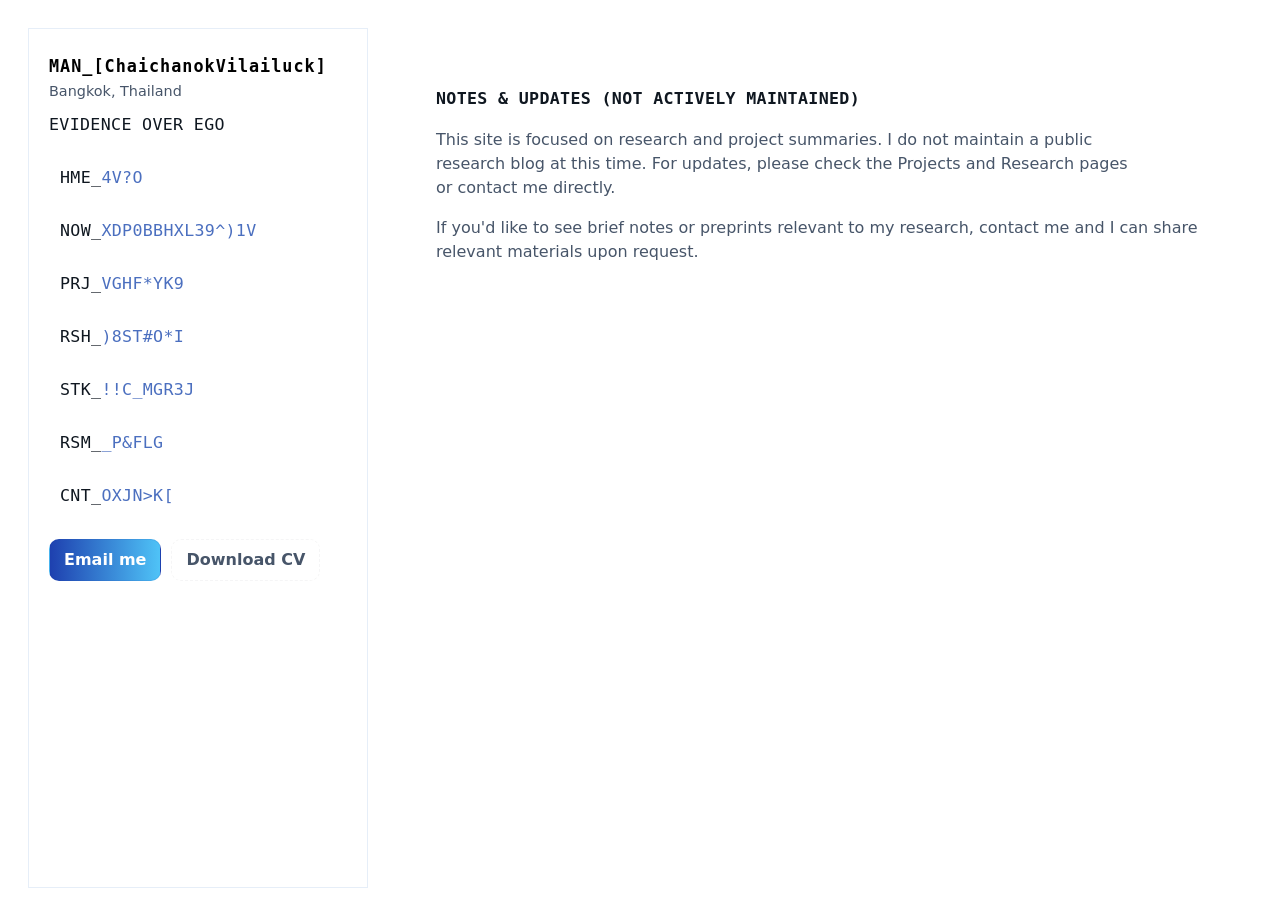
<file: blog.html>
<!DOCTYPE html>
<html lang="en">
  <head>
    <meta charset="utf-8" />
    <meta name="viewport" content="width=device-width, initial-scale=1" />
    <title>BLG_[blog] — MAN_[ChaichanokVilailuck]</title>
  <link rel="stylesheet" crossorigin href="/assets/index-DscjKKw6.css">
    <link rel="stylesheet" href="/assets/custom-theme.css">
    <script type="module" src="/assets/decrypted-text.js" defer></script>
    <script src="/assets/nav.js" defer></script>
  </head>
  <body>
    <aside class="sidebar" aria-label="Primary">
      <div class="brand">
        <h1 class="brand-mark"><span class="brand-prefix">MAN_[ChaichanokVilailuck]</span></h1>
        <p class="brand-role">Bangkok, Thailand</p>
        <div class="brand-tagline">
          <decrypted-text text="evidence over ego" animate-on="view" reveal-direction="center" speed="45" max-iterations="24"></decrypted-text>
        </div>
      </div>
      <nav class="nav" role="navigation" aria-label="Site">
        <a href="index.html" class="nav-link"> <decrypted-text text="HME_[[Home]]" animate-on="hover"></decrypted-text></a>
        <a href="now.html" class="nav-link"> <decrypted-text text="NOW_[[WhatsHappening?]]" animate-on="hover"></decrypted-text></a>
        <a href="projects.html" class="nav-link"> <decrypted-text text="PRJ_[[Projects]]" animate-on="hover"></decrypted-text></a>
        <a href="research.html" class="nav-link"> <decrypted-text text="RSH_[[Research]]" animate-on="hover"></decrypted-text></a>
        <a href="stack.html" class="nav-link"> <decrypted-text text="STK_[[TechStack]]" animate-on="hover"></decrypted-text></a>
        <a href="resume.html" class="nav-link"> <decrypted-text text="RSM_[[Resume]]" animate-on="hover"></decrypted-text></a>
        <a href="contact.html" class="nav-link"> <decrypted-text text="CNT_[[Contact]]" animate-on="hover"></decrypted-text></a>
      </nav>
      <div class="sidebar-actions">
        <a class="btn primary" href="mailto:manchailuck@gmail.com">Email me</a>
        <a class="btn ghost" href="/Chaichanok%20Vilailuck%20PhD%20Application%20CV.pdf" download="Chaichanok-Vilailuck-PhD-CV.pdf">Download CV</a>
      </div>
    </aside>

    <main class="main-content" role="main">
      <section class="section">
        <h2 class="section-heading"><decrypted-text text="Notes & updates (not actively maintained)" animate-on="view"></decrypted-text></h2>
        <p class="lede">This site is focused on research and project summaries. I do not maintain a public research blog at this time. For updates, please check the Projects and Research pages or contact me directly.</p>
        <p>If you'd like to see brief notes or preprints relevant to my research, contact me and I can share relevant materials upon request.</p>
        
  </section>
    </main>
    <script>
      (function(){
        const path = location.pathname.split('/').pop() || 'blog.html';
        document.querySelectorAll('.nav-link').forEach(a=>{ if (a.getAttribute('href') === path) a.classList.add('active'); });
      })();
    </script>
  </body>
</html>
</file>
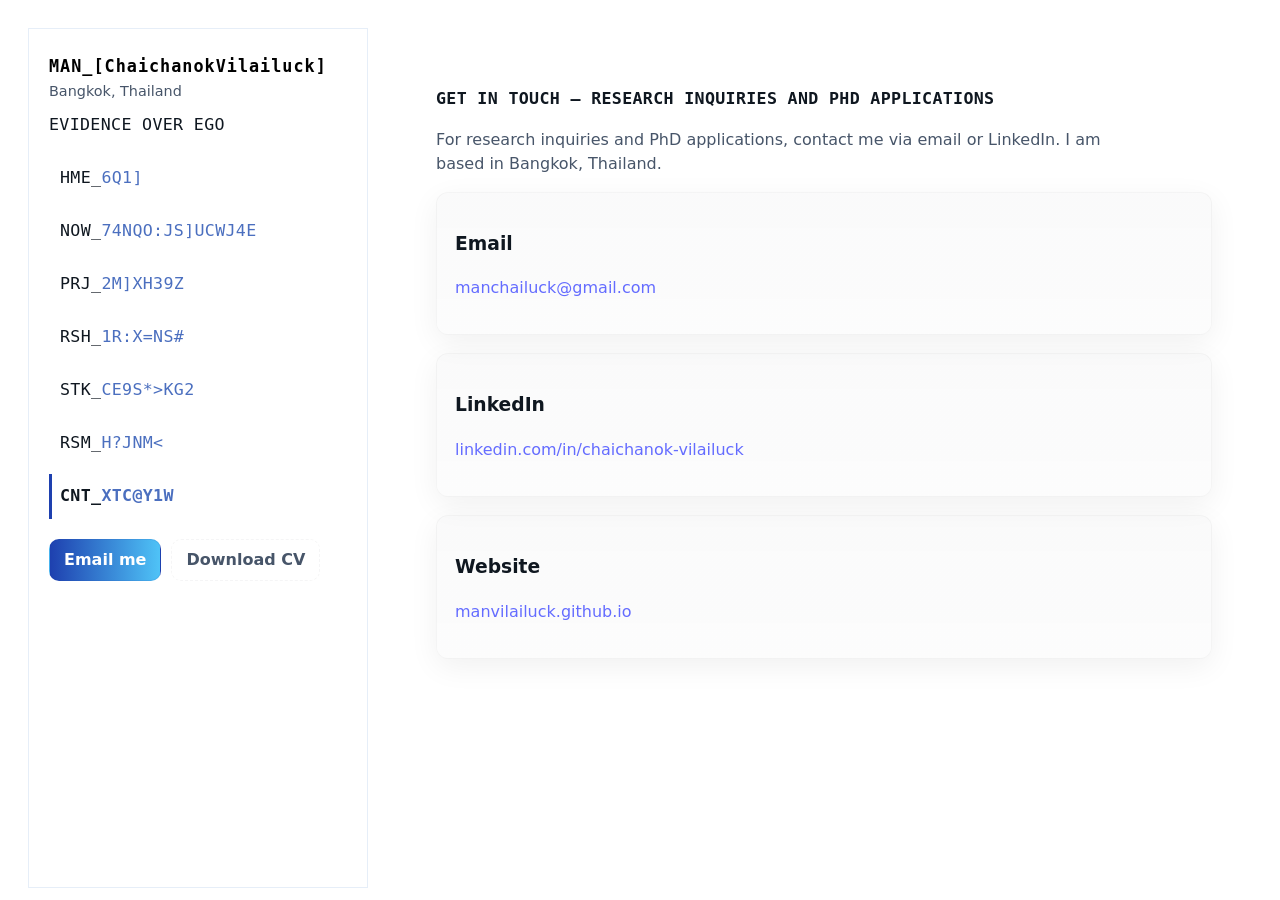
<file: contact.html>
<!DOCTYPE html>
<html lang="en">
  <head>
    <meta charset="utf-8" />
    <meta name="viewport" content="width=device-width, initial-scale=1" />
    <title>CNT_[contact] — MAN_[ChaichanokVilailuck]</title>
  <link rel="stylesheet" crossorigin href="/assets/index-DscjKKw6.css">
    <link rel="stylesheet" href="/assets/custom-theme.css">
    <script type="module" src="/assets/decrypted-text.js" defer></script>
    <script src="/assets/nav.js" defer></script>
  </head>
  <body>
    <aside class="sidebar" aria-label="Primary">
      <div class="brand">
        <h1 class="brand-mark"><span class="brand-prefix">MAN_[ChaichanokVilailuck]</span></h1>
        <p class="brand-role">Bangkok, Thailand</p>
        <div class="brand-tagline">
          <decrypted-text text="evidence over ego" animate-on="view" reveal-direction="center" speed="45" max-iterations="24"></decrypted-text>
        </div>
      </div>
      <nav class="nav" role="navigation" aria-label="Site">
        <a href="index.html" class="nav-link"> <decrypted-text text="HME_[[Home]]" animate-on="hover"></decrypted-text></a>
        <a href="now.html" class="nav-link"> <decrypted-text text="NOW_[[WhatsHappening?]]" animate-on="hover"></decrypted-text></a>
        <a href="projects.html" class="nav-link"> <decrypted-text text="PRJ_[[Projects]]" animate-on="hover"></decrypted-text></a>
        <a href="research.html" class="nav-link"> <decrypted-text text="RSH_[[Research]]" animate-on="hover"></decrypted-text></a>
        <a href="stack.html" class="nav-link"> <decrypted-text text="STK_[[TechStack]]" animate-on="hover"></decrypted-text></a>
        <a href="resume.html" class="nav-link"> <decrypted-text text="RSM_[[Resume]]" animate-on="hover"></decrypted-text></a>
        <a href="contact.html" class="nav-link"> <decrypted-text text="CNT_[[Contact]]" animate-on="hover"></decrypted-text></a>
      </nav>
      <div class="sidebar-actions">
        <a class="btn primary" href="mailto:manchailuck@gmail.com">Email me</a>
        <a class="btn ghost" href="/Chaichanok%20Vilailuck%20PhD%20Application%20CV.pdf" download="Chaichanok-Vilailuck-PhD-CV.pdf">Download CV</a>
      </div>
    </aside>

    <main class="main-content" role="main">
      <section class="section">
        <h2 class="section-heading"><decrypted-text text="Get in touch — research inquiries and PhD applications" animate-on="view"></decrypted-text></h2>
        <p class="lede">For research inquiries and PhD applications, contact me via email or LinkedIn. I am based in Bangkok, Thailand.</p>
        <div class="contact-cards">
          <div class="card">
            <h3>Email</h3>
            <p><a href="mailto:manchailuck@gmail.com">manchailuck@gmail.com</a></p>
          </div>
          <div class="card">
            <h3>LinkedIn</h3>
            <p><a href="https://linkedin.com/in/chaichanok-vilailuck">linkedin.com/in/chaichanok-vilailuck</a></p>
          </div>
          <div class="card">
            <h3>Website</h3>
            <p><a href="https://manvilailuck.github.io/">manvilailuck.github.io</a></p>
          </div>
        </div>
  </section>
    <script>
      (function(){
        const path = location.pathname.split('/').pop() || 'contact.html';
        document.querySelectorAll('.nav-link').forEach(a=>{ if (a.getAttribute('href') === path) a.classList.add('active'); });
      })();
    </script>
    </main>
  </body>
</html>
</file>
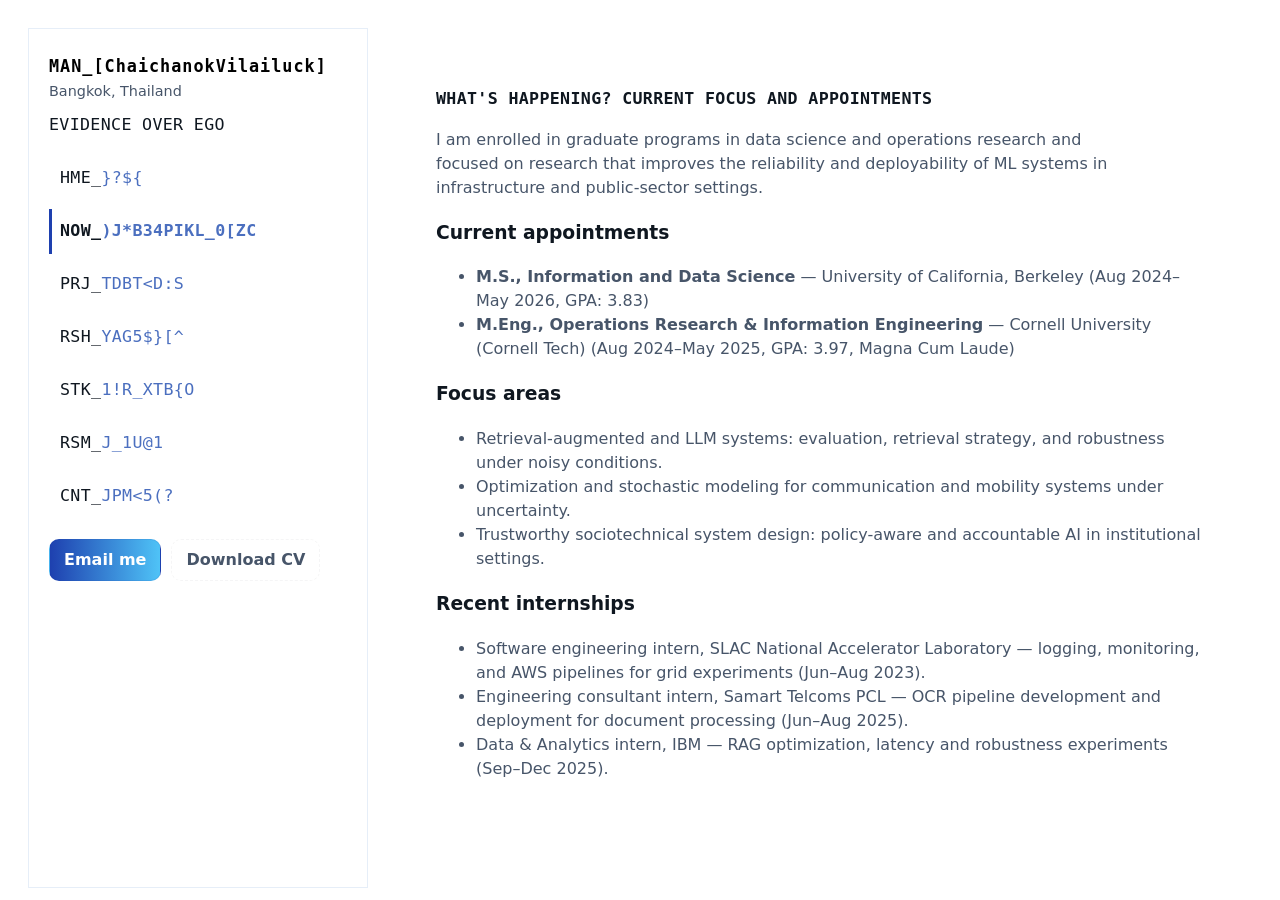
<file: now.html>
<!DOCTYPE html>
<html lang="en">
  <head>
    <meta charset="utf-8" />
    <meta name="viewport" content="width=device-width, initial-scale=1" />
    <title>NOW_[now] — MAN_[ChaichanokVilailuck]</title>
  <link rel="stylesheet" crossorigin href="/assets/index-DscjKKw6.css">
    <link rel="stylesheet" href="/assets/custom-theme.css">
    <script type="module" src="/assets/decrypted-text.js" defer></script>
    <script src="/assets/nav.js" defer></script>
  </head>
  <body>
    <aside class="sidebar" aria-label="Primary">
      <div class="brand">
        <h1 class="brand-mark"><span class="brand-prefix">MAN_[ChaichanokVilailuck]</span></h1>
        <p class="brand-role">Bangkok, Thailand</p>

        <div class="brand-tagline">
          <decrypted-text text="evidence over ego" animate-on="view" reveal-direction="center" speed="45" max-iterations="24"></decrypted-text>
        </div>
      </div>
      <nav class="nav" role="navigation" aria-label="Site">
        <a href="index.html" class="nav-link"> <decrypted-text text="HME_[[Home]]" animate-on="hover"></decrypted-text></a>
        <a href="now.html" class="nav-link"> <decrypted-text text="NOW_[[WhatsHappening?]]" animate-on="hover"></decrypted-text></a>
        <a href="projects.html" class="nav-link"> <decrypted-text text="PRJ_[[Projects]]" animate-on="hover"></decrypted-text></a>
        <a href="research.html" class="nav-link"> <decrypted-text text="RSH_[[Research]]" animate-on="hover"></decrypted-text></a>
        <a href="stack.html" class="nav-link"> <decrypted-text text="STK_[[TechStack]]" animate-on="hover"></decrypted-text></a>
        <a href="resume.html" class="nav-link"> <decrypted-text text="RSM_[[Resume]]" animate-on="hover"></decrypted-text></a>
        <a href="contact.html" class="nav-link"> <decrypted-text text="CNT_[[Contact]]" animate-on="hover"></decrypted-text></a>
      </nav>
      <div class="sidebar-actions">
        <a class="btn primary" href="mailto:manchailuck@gmail.com">Email me</a>
        <a class="btn ghost" href="/Chaichanok%20Vilailuck%20PhD%20Application%20CV.pdf" download="Chaichanok-Vilailuck-PhD-CV.pdf">Download CV</a>
      </div>
    </aside>

    <main class="main-content" role="main">
      <section class="section">
        <h2 class="section-heading"><decrypted-text text="What's happening? Current focus and appointments" animate-on="view"></decrypted-text></h2>
        <p class="lede">I am enrolled in graduate programs in data science and operations research and focused on research that improves the reliability and deployability of ML systems in infrastructure and public-sector settings.</p>

        <h3>Current appointments</h3>
        <ul>
          <li><strong>M.S., Information and Data Science</strong> — University of California, Berkeley (Aug 2024–May 2026, GPA: 3.83)</li>
          <li><strong>M.Eng., Operations Research & Information Engineering</strong> — Cornell University (Cornell Tech) (Aug 2024–May 2025, GPA: 3.97, Magna Cum Laude)</li>
        </ul>

        <h3>Focus areas</h3>
        <ul>
          <li>Retrieval-augmented and LLM systems: evaluation, retrieval strategy, and robustness under noisy conditions.</li>
          <li>Optimization and stochastic modeling for communication and mobility systems under uncertainty.</li>
          <li>Trustworthy sociotechnical system design: policy-aware and accountable AI in institutional settings.</li>
        </ul>

        <h3>Recent internships</h3>
        <ul>
          <li>Software engineering intern, SLAC National Accelerator Laboratory — logging, monitoring, and AWS pipelines for grid experiments (Jun–Aug 2023).</li>
          <li>Engineering consultant intern, Samart Telcoms PCL — OCR pipeline development and deployment for document processing (Jun–Aug 2025).</li>
          <li>Data & Analytics intern, IBM — RAG optimization, latency and robustness experiments (Sep–Dec 2025).</li>
        </ul>
  </section>
    </main>
  </body>
</html>
</file>
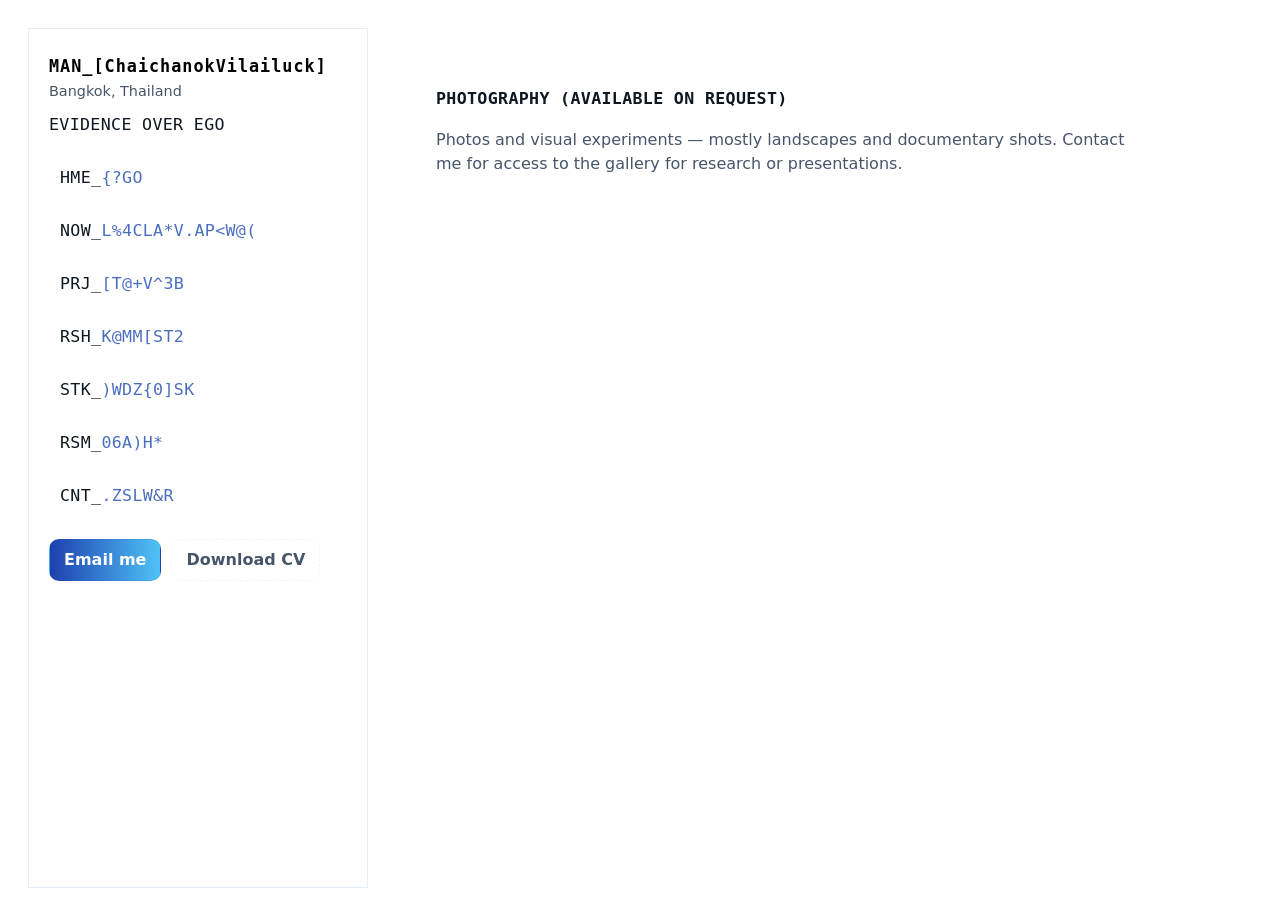
<file: photography.html>
<!DOCTYPE html>
<html lang="en">
  <head>
    <meta charset="utf-8" />
    <meta name="viewport" content="width=device-width, initial-scale=1" />
    <title>PHO_[photography] — MAN_[ChaichanokVilailuck]</title>
  <link rel="stylesheet" crossorigin href="/assets/index-DscjKKw6.css">
    <link rel="stylesheet" href="/assets/custom-theme.css">
    <script type="module" src="/assets/decrypted-text.js" defer></script>
    <script src="/assets/nav.js" defer></script>
  </head>
  <body>
    <aside class="sidebar" aria-label="Primary">
      <div class="brand">
        <h1 class="brand-mark"><span class="brand-prefix">MAN_[ChaichanokVilailuck]</span></h1>
        <p class="brand-role">Bangkok, Thailand</p>
        <div class="brand-tagline">
          <decrypted-text text="evidence over ego" animate-on="view" reveal-direction="center" speed="45" max-iterations="24"></decrypted-text>
        </div>
      </div>
      <nav class="nav" role="navigation" aria-label="Site">
        <a href="index.html" class="nav-link"> <decrypted-text text="HME_[[Home]]" animate-on="hover"></decrypted-text></a>
        <a href="now.html" class="nav-link"> <decrypted-text text="NOW_[[WhatsHappening?]]" animate-on="hover"></decrypted-text></a>
        <a href="projects.html" class="nav-link"> <decrypted-text text="PRJ_[[Projects]]" animate-on="hover"></decrypted-text></a>
        <a href="research.html" class="nav-link"> <decrypted-text text="RSH_[[Research]]" animate-on="hover"></decrypted-text></a>
        <a href="stack.html" class="nav-link"> <decrypted-text text="STK_[[TechStack]]" animate-on="hover"></decrypted-text></a>
        <a href="resume.html" class="nav-link"> <decrypted-text text="RSM_[[Resume]]" animate-on="hover"></decrypted-text></a>
        <a href="contact.html" class="nav-link"> <decrypted-text text="CNT_[[Contact]]" animate-on="hover"></decrypted-text></a>
      </nav>
      <div class="sidebar-actions">
        <a class="btn primary" href="mailto:manchailuck@gmail.com">Email me</a>
        <a class="btn ghost" href="/Chaichanok%20Vilailuck%20PhD%20Application%20CV.pdf" download="Chaichanok-Vilailuck-PhD-CV.pdf">Download CV</a>
      </div>
    </aside>

    <main class="main-content" role="main">
      <section class="section">
        <h2 class="section-heading"><decrypted-text text="Photography (available on request)" animate-on="view"></decrypted-text></h2>
        <p class="lede">Photos and visual experiments — mostly landscapes and documentary shots. Contact me for access to the gallery for research or presentations.</p>
  </section>
    </main>
    <script>
      (function(){
        const path = location.pathname.split('/').pop() || 'photography.html';
        document.querySelectorAll('.nav-link').forEach(a=>{ if (a.getAttribute('href') === path) a.classList.add('active'); });
      })();
    </script>
  </body>
</html>
</file>
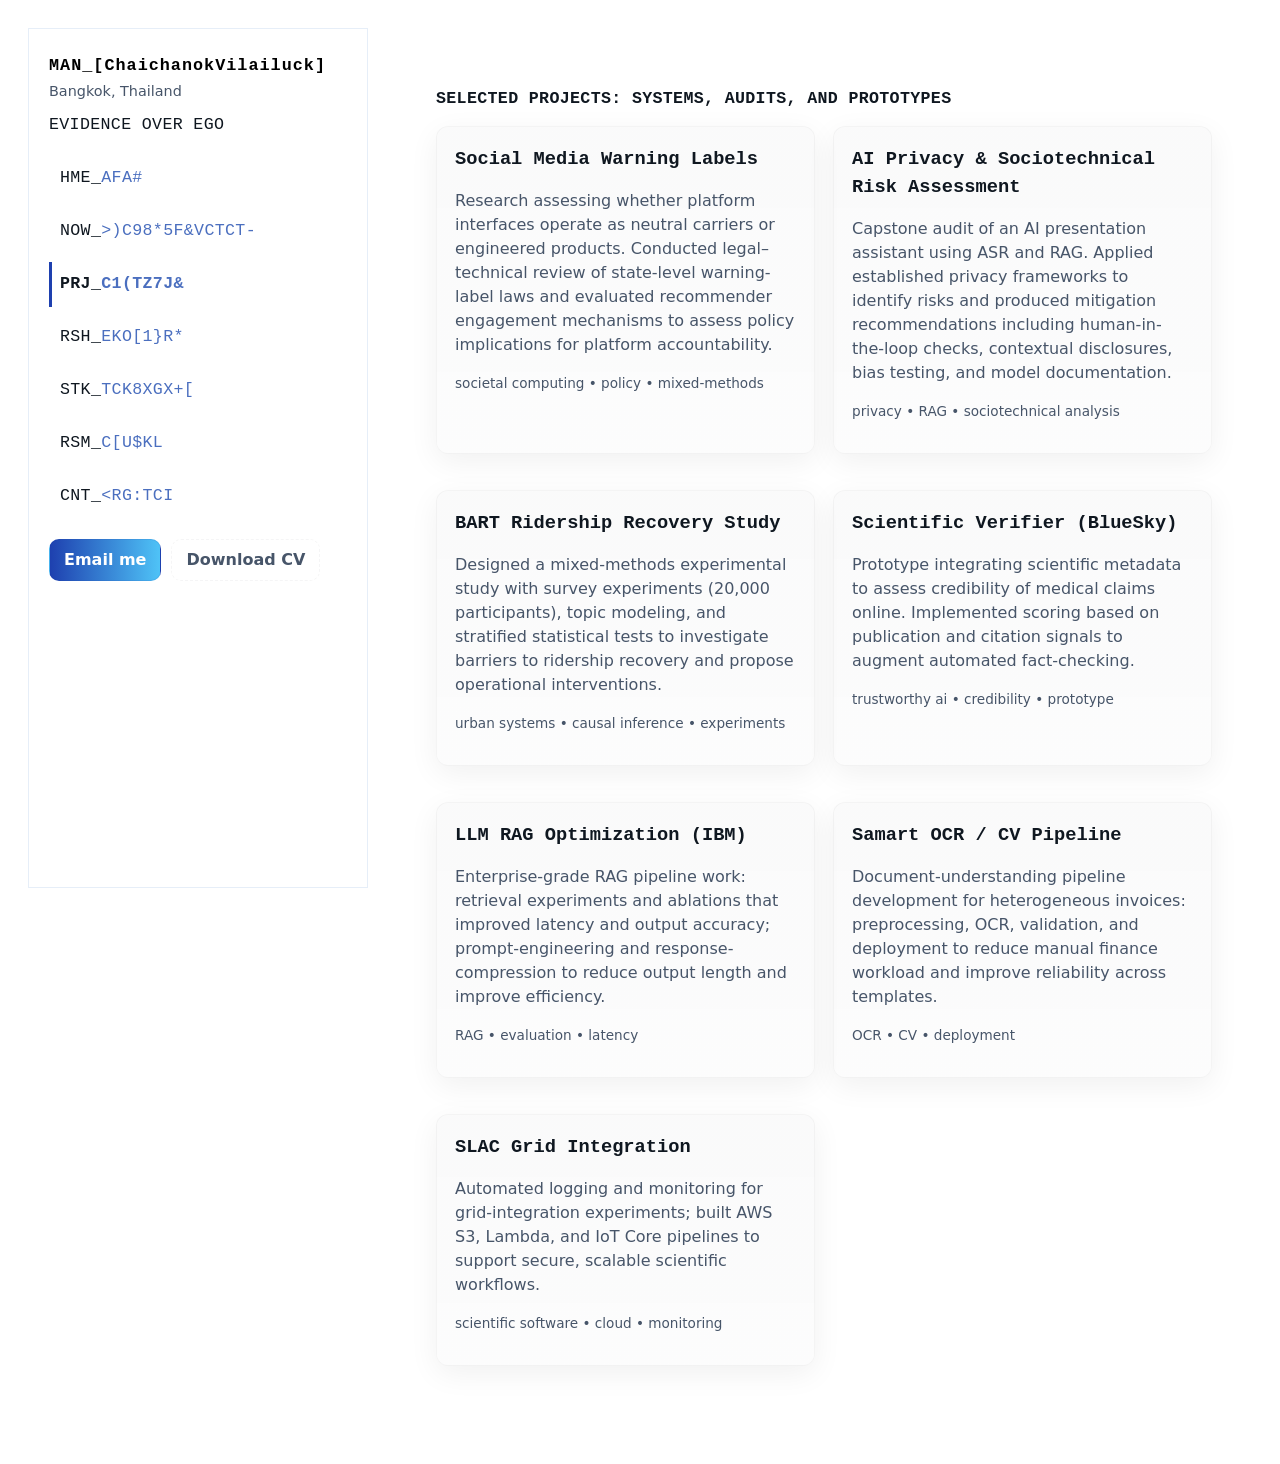
<file: projects.html>
<!DOCTYPE html>
<html lang="en">
  <head>
    <meta charset="utf-8" />
    <meta name="viewport" content="width=device-width, initial-scale=1" />
    <title>PRJ_[projects] — MAN_[ChaichanokVilailuck]</title>
  <link rel="stylesheet" crossorigin href="/assets/index-DscjKKw6.css">
    <link rel="stylesheet" href="/assets/custom-theme.css">
    <script type="module" src="/assets/decrypted-text.js" defer></script>
    <script src="/assets/nav.js" defer></script>
  </head>
  <body>
    <aside class="sidebar" aria-label="Primary">
      <div class="brand">
        <h1 class="brand-mark"><span class="brand-prefix">MAN_[ChaichanokVilailuck]</span></h1>
        <p class="brand-role">Bangkok, Thailand</p>
        <div class="brand-tagline">
          <decrypted-text text="evidence over ego" animate-on="view" reveal-direction="center" speed="45" max-iterations="24"></decrypted-text>
        </div>
      </div>
      <nav class="nav" role="navigation" aria-label="Site">
        <a href="index.html" class="nav-link"> <decrypted-text text="HME_[[Home]]" animate-on="hover"></decrypted-text></a>
        <a href="now.html" class="nav-link"> <decrypted-text text="NOW_[[WhatsHappening?]]" animate-on="hover"></decrypted-text></a>
        <a href="projects.html" class="nav-link"> <decrypted-text text="PRJ_[[Projects]]" animate-on="hover"></decrypted-text></a>
        <a href="research.html" class="nav-link"> <decrypted-text text="RSH_[[Research]]" animate-on="hover"></decrypted-text></a>
        <a href="stack.html" class="nav-link"> <decrypted-text text="STK_[[TechStack]]" animate-on="hover"></decrypted-text></a>
        <a href="resume.html" class="nav-link"> <decrypted-text text="RSM_[[Resume]]" animate-on="hover"></decrypted-text></a>
        <a href="contact.html" class="nav-link"> <decrypted-text text="CNT_[[Contact]]" animate-on="hover"></decrypted-text></a>
      </nav>
      <div class="sidebar-actions">
        <a class="btn primary" href="mailto:manchailuck@gmail.com">Email me</a>
        <a class="btn ghost" href="/Chaichanok%20Vilailuck%20PhD%20Application%20CV.pdf" download="Chaichanok-Vilailuck-PhD-CV.pdf">Download CV</a>
      </div>
    </aside>

    <main class="main-content" role="main">
      <section class="section">
        <h2 class="section-heading"><decrypted-text text="Selected projects: systems, audits, and prototypes" animate-on="view"></decrypted-text></h2>
        <div class="cards-grid">
          <article class="card">
            <h3 class="card-title">Social Media Warning Labels</h3>
            <p>Research assessing whether platform interfaces operate as neutral carriers or engineered products. Conducted legal–technical review of state-level warning-label laws and evaluated recommender engagement mechanisms to assess policy implications for platform accountability.</p>
            <p class="tags">societal computing • policy • mixed-methods</p>
          </article>

          <article class="card">
            <h3 class="card-title">AI Privacy & Sociotechnical Risk Assessment</h3>
            <p>Capstone audit of an AI presentation assistant using ASR and RAG. Applied established privacy frameworks to identify risks and produced mitigation recommendations including human-in-the-loop checks, contextual disclosures, bias testing, and model documentation.</p>
            <p class="tags">privacy • RAG • sociotechnical analysis</p>
          </article>

          <article class="card">
            <h3 class="card-title">BART Ridership Recovery Study</h3>
            <p>Designed a mixed-methods experimental study with survey experiments (20,000 participants), topic modeling, and stratified statistical tests to investigate barriers to ridership recovery and propose operational interventions.</p>
            <p class="tags">urban systems • causal inference • experiments</p>
          </article>

          <article class="card">
            <h3 class="card-title">Scientific Verifier (BlueSky)</h3>
            <p>Prototype integrating scientific metadata to assess credibility of medical claims online. Implemented scoring based on publication and citation signals to augment automated fact-checking.</p>
            <p class="tags">trustworthy ai • credibility • prototype</p>
          </article>

          <article class="card">
            <h3 class="card-title">LLM RAG Optimization (IBM)</h3>
            <p>Enterprise-grade RAG pipeline work: retrieval experiments and ablations that improved latency and output accuracy; prompt-engineering and response-compression to reduce output length and improve efficiency.</p>
            <p class="tags">RAG • evaluation • latency</p>
          </article>

          <article class="card">
            <h3 class="card-title">Samart OCR / CV Pipeline</h3>
            <p>Document-understanding pipeline development for heterogeneous invoices: preprocessing, OCR, validation, and deployment to reduce manual finance workload and improve reliability across templates.</p>
            <p class="tags">OCR • CV • deployment</p>
          </article>

          <article class="card">
            <h3 class="card-title">SLAC Grid Integration</h3>
            <p>Automated logging and monitoring for grid-integration experiments; built AWS S3, Lambda, and IoT Core pipelines to support secure, scalable scientific workflows.</p>
            <p class="tags">scientific software • cloud • monitoring</p>
          </article>
        </div>
  </section>
    </main>
  </body>
</html>
</file>
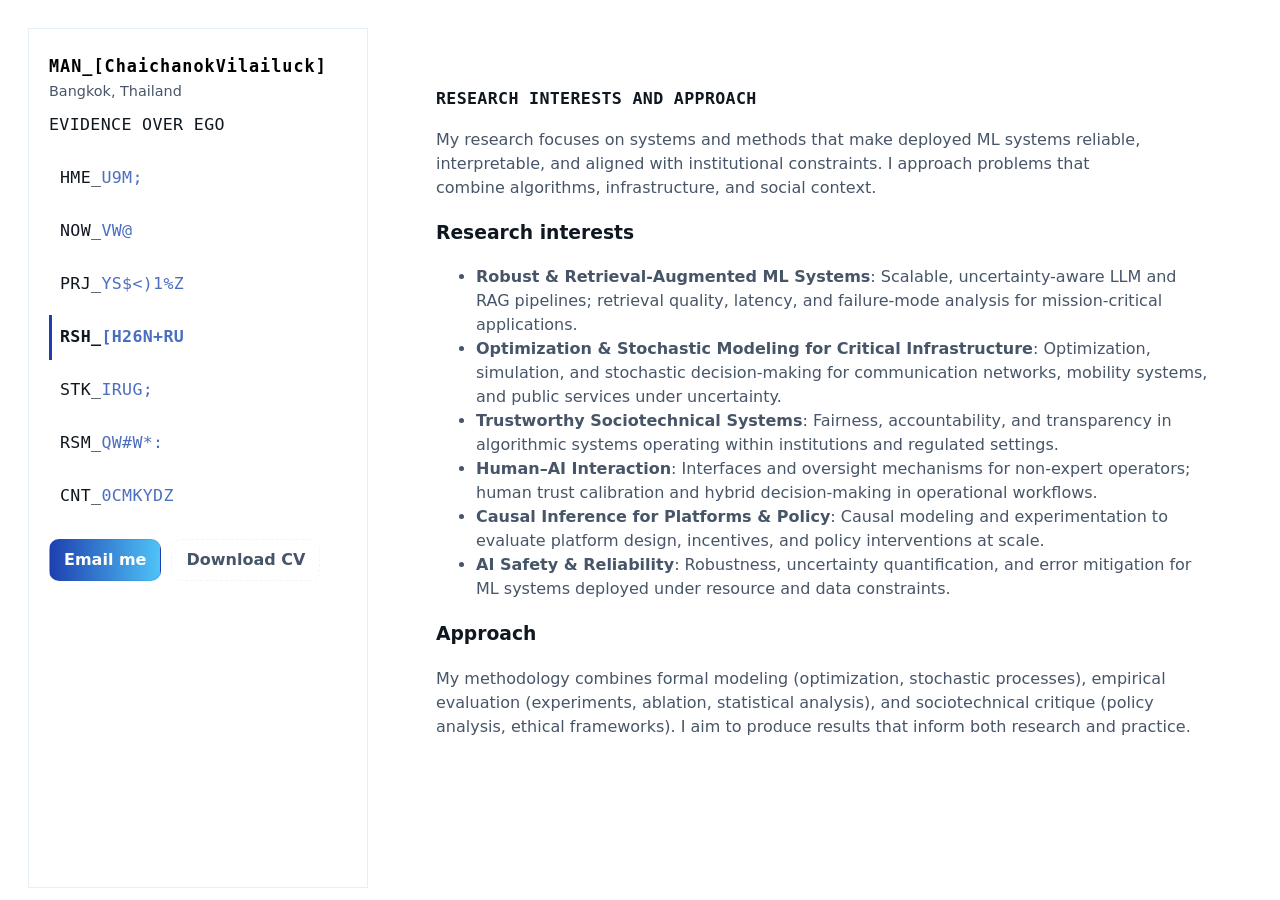
<file: research.html>
<!DOCTYPE html>
<html lang="en">
  <head>
    <meta charset="UTF-8" />
    <meta name="viewport" content="width=device-width, initial-scale=1.0" />
    <title>RSH_[research] — Man Vilailuck</title>
    <link rel="stylesheet" crossorigin href="/assets/index-DscjKKw6.css">
    <link rel="stylesheet" href="/assets/custom-theme.css">
    <script type="module" src="/assets/decrypted-text.js" defer></script>
    <script src="/assets/nav.js" defer></script>
  </head>
  <body>
    <aside class="sidebar" aria-label="Primary">
      <div class="brand">
        <h1 class="brand-mark"><span class="brand-prefix">MAN_[ChaichanokVilailuck]</span></h1>
        <p class="brand-role">Bangkok, Thailand</p>

        <div class="brand-tagline">
          <decrypted-text text="evidence over ego" animate-on="view" reveal-direction="center" speed="45" max-iterations="24"></decrypted-text>
        </div>
      </div>

      <nav class="nav" role="navigation" aria-label="Site">
        <a href="index.html" class="nav-link"><decrypted-text text="HME_[home]" animate-on="hover" speed="35"></decrypted-text></a>
        <a href="now.html" class="nav-link"><decrypted-text text="NOW_[now]" animate-on="hover" speed="35"></decrypted-text></a>
        <a href="projects.html" class="nav-link"><decrypted-text text="PRJ_[projects]" animate-on="hover" speed="35"></decrypted-text></a>
        <a href="research.html" class="nav-link"><decrypted-text text="RSH_[research]" animate-on="hover" speed="35"></decrypted-text></a>
        <a href="stack.html" class="nav-link"><decrypted-text text="STK_[stack]" animate-on="hover" speed="35"></decrypted-text></a>
        <a href="resume.html" class="nav-link"><decrypted-text text="RSM_[resume]" animate-on="hover" speed="35"></decrypted-text></a>
        <a href="contact.html" class="nav-link"><decrypted-text text="CNT_[contact]" animate-on="hover" speed="35"></decrypted-text></a>
      </nav>

      <div class="sidebar-actions">
        <a class="btn primary" href="mailto:manchailuck@gmail.com">Email me</a>
        <a class="btn ghost" href="/Chaichanok%20Vilailuck%20PhD%20Application%20CV.pdf" download="Chaichanok-Vilailuck-PhD-CV.pdf">Download CV</a>
      </div>
    </aside>

    <main class="main-content" role="main">
      <section class="section">
        <h2 class="section-heading"><decrypted-text text="Research interests and approach" animate-on="view"></decrypted-text></h2>

        <p class="lede">My research focuses on systems and methods that make deployed ML systems reliable, interpretable, and aligned with institutional constraints. I approach problems that combine algorithms, infrastructure, and social context.</p>

        <h3>Research interests</h3>
        <ul>
          <li><strong>Robust & Retrieval-Augmented ML Systems</strong>: Scalable, uncertainty-aware LLM and RAG pipelines; retrieval quality, latency, and failure-mode analysis for mission-critical applications.</li>

          <li><strong>Optimization & Stochastic Modeling for Critical Infrastructure</strong>: Optimization, simulation, and stochastic decision-making for communication networks, mobility systems, and public services under uncertainty.</li>

          <li><strong>Trustworthy Sociotechnical Systems</strong>: Fairness, accountability, and transparency in algorithmic systems operating within institutions and regulated settings.</li>

          <li><strong>Human–AI Interaction</strong>: Interfaces and oversight mechanisms for non-expert operators; human trust calibration and hybrid decision-making in operational workflows.</li>

          <li><strong>Causal Inference for Platforms & Policy</strong>: Causal modeling and experimentation to evaluate platform design, incentives, and policy interventions at scale.</li>

          <li><strong>AI Safety & Reliability</strong>: Robustness, uncertainty quantification, and error mitigation for ML systems deployed under resource and data constraints.</li>
        </ul>

        <h3>Approach</h3>
        <p>My methodology combines formal modeling (optimization, stochastic processes), empirical evaluation (experiments, ablation, statistical analysis), and sociotechnical critique (policy analysis, ethical frameworks). I aim to produce results that inform both research and practice.</p>

      </section>
    </main>

    <script>
      (function(){
        const path = location.pathname.split('/').pop() || 'research.html';
        document.querySelectorAll('.nav-link').forEach(a=>{ if (a.getAttribute('href') === path) a.classList.add('active'); });
      })();
    </script>
  </body>
</html>
</file>
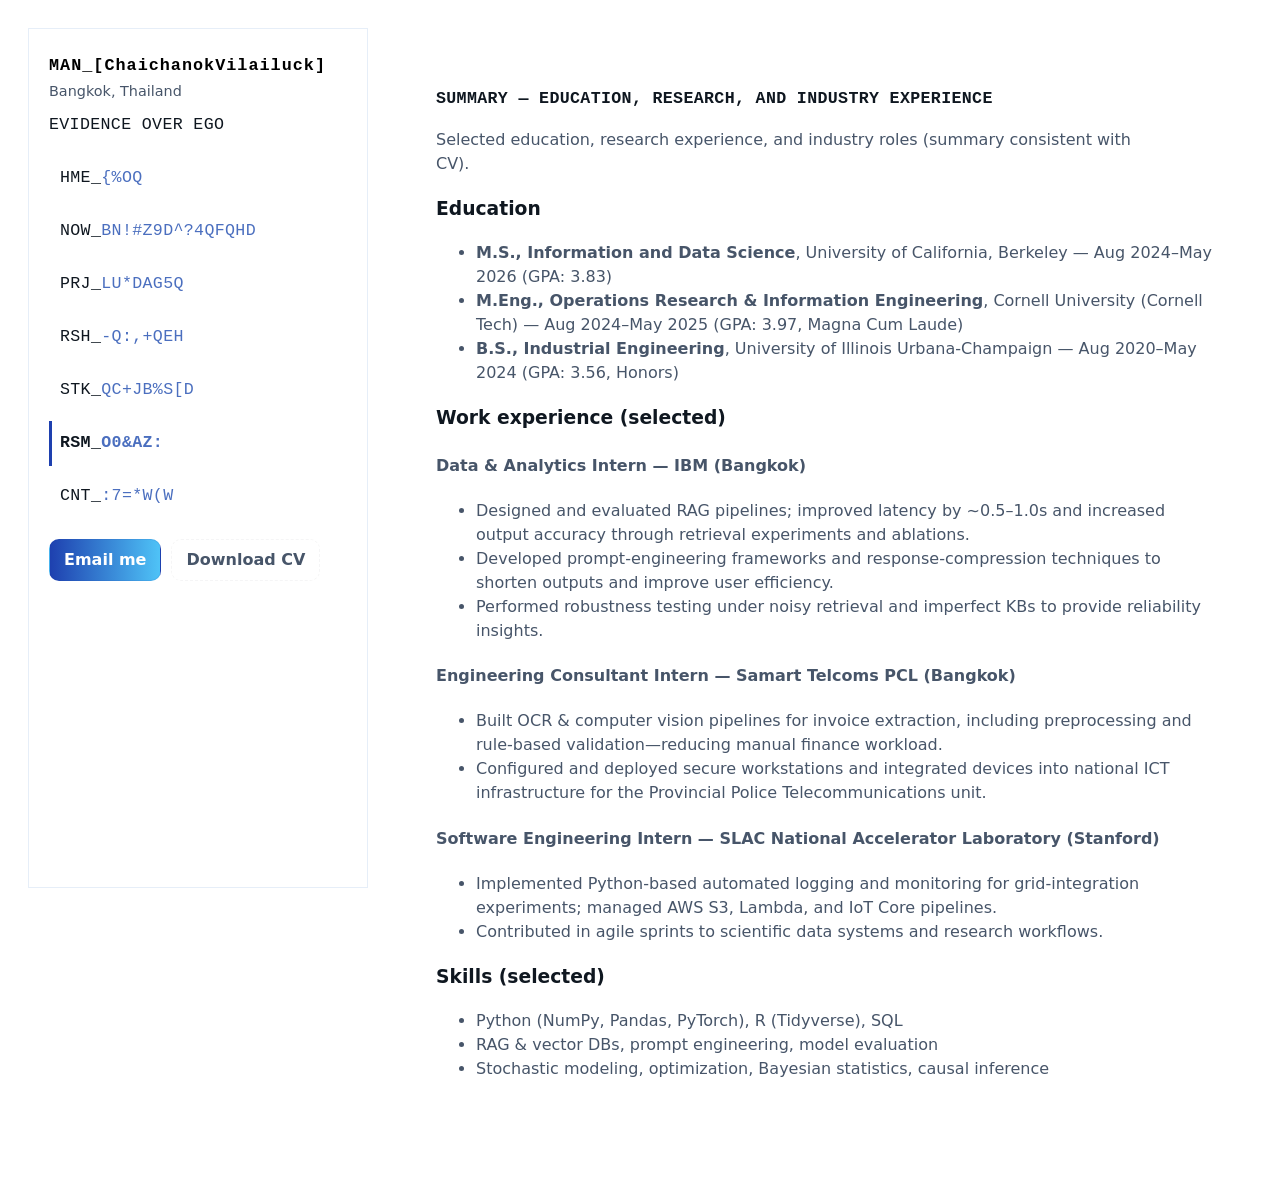
<file: resume.html>
<!DOCTYPE html>
<html lang="en">
  <head>
    <meta charset="utf-8" />
    <meta name="viewport" content="width=device-width, initial-scale=1" />
    <title>RSM_[resume] — MAN_[ChaichanokVilailuck]</title>
  <link rel="stylesheet" crossorigin href="/assets/index-DscjKKw6.css">
    <link rel="stylesheet" href="/assets/custom-theme.css">
    <script type="module" src="/assets/decrypted-text.js" defer></script>
    <script src="/assets/nav.js" defer></script>
  </head>
  <body>
    <aside class="sidebar" aria-label="Primary">
      <div class="brand">
        <h1 class="brand-mark"><span class="brand-prefix">MAN_[ChaichanokVilailuck]</span></h1>
        <p class="brand-role">Bangkok, Thailand</p>
        <div class="brand-tagline">
          <decrypted-text text="evidence over ego" animate-on="view" reveal-direction="center" speed="45" max-iterations="24"></decrypted-text>
        </div>
      </div>
      <nav class="nav" role="navigation" aria-label="Site">
        <a href="index.html" class="nav-link"> <decrypted-text text="HME_[[Home]]" animate-on="hover"></decrypted-text></a>
        <a href="now.html" class="nav-link"> <decrypted-text text="NOW_[[WhatsHappening?]]" animate-on="hover"></decrypted-text></a>
        <a href="projects.html" class="nav-link"> <decrypted-text text="PRJ_[[Projects]]" animate-on="hover"></decrypted-text></a>
        <a href="research.html" class="nav-link"> <decrypted-text text="RSH_[[Research]]" animate-on="hover"></decrypted-text></a>
        <a href="stack.html" class="nav-link"> <decrypted-text text="STK_[[TechStack]]" animate-on="hover"></decrypted-text></a>
        <a href="resume.html" class="nav-link"> <decrypted-text text="RSM_[[Resume]]" animate-on="hover"></decrypted-text></a>
        <a href="contact.html" class="nav-link"> <decrypted-text text="CNT_[[Contact]]" animate-on="hover"></decrypted-text></a>
      </nav>
      <div class="sidebar-actions">
        <a class="btn primary" href="mailto:manchailuck@gmail.com">Email me</a>
        <a class="btn ghost" href="/Chaichanok%20Vilailuck%20PhD%20Application%20CV.pdf" download="Chaichanok-Vilailuck-PhD-CV.pdf">Download CV</a>
      </div>
    </aside>

    <main class="main-content" role="main">
      <section class="section resume">
        <h2 class="section-heading"><decrypted-text text="Summary — education, research, and industry experience" animate-on="view"></decrypted-text></h2>
        <p class="lede">Selected education, research experience, and industry roles (summary consistent with CV).</p>

        <h3>Education</h3>
        <ul>
          <li><strong>M.S., Information and Data Science</strong>, University of California, Berkeley — Aug 2024–May 2026 (GPA: 3.83)</li>
          <li><strong>M.Eng., Operations Research & Information Engineering</strong>, Cornell University (Cornell Tech) — Aug 2024–May 2025 (GPA: 3.97, Magna Cum Laude)</li>
          <li><strong>B.S., Industrial Engineering</strong>, University of Illinois Urbana-Champaign — Aug 2020–May 2024 (GPA: 3.56, Honors)</li>
        </ul>

        <h3>Work experience (selected)</h3>
        <article>
          <h4>Data & Analytics Intern — IBM (Bangkok)</h4>
          <ul>
            <li>Designed and evaluated RAG pipelines; improved latency by ~0.5–1.0s and increased output accuracy through retrieval experiments and ablations.</li>
            <li>Developed prompt-engineering frameworks and response-compression techniques to shorten outputs and improve user efficiency.</li>
            <li>Performed robustness testing under noisy retrieval and imperfect KBs to provide reliability insights.</li>
          </ul>
        </article>

        <article>
          <h4>Engineering Consultant Intern — Samart Telcoms PCL (Bangkok)</h4>
          <ul>
            <li>Built OCR & computer vision pipelines for invoice extraction, including preprocessing and rule-based validation—reducing manual finance workload.</li>
            <li>Configured and deployed secure workstations and integrated devices into national ICT infrastructure for the Provincial Police Telecommunications unit.</li>
          </ul>
        </article>

        <article>
          <h4>Software Engineering Intern — SLAC National Accelerator Laboratory (Stanford)</h4>
          <ul>
            <li>Implemented Python-based automated logging and monitoring for grid-integration experiments; managed AWS S3, Lambda, and IoT Core pipelines.</li>
            <li>Contributed in agile sprints to scientific data systems and research workflows.</li>
          </ul>
        </article>

        <h3>Skills (selected)</h3>
        <ul>
          <li>Python (NumPy, Pandas, PyTorch), R (Tidyverse), SQL</li>
          <li>RAG & vector DBs, prompt engineering, model evaluation</li>
          <li>Stochastic modeling, optimization, Bayesian statistics, causal inference</li>
        </ul>

      </section>
    </main>
  </body>
</html>
</file>
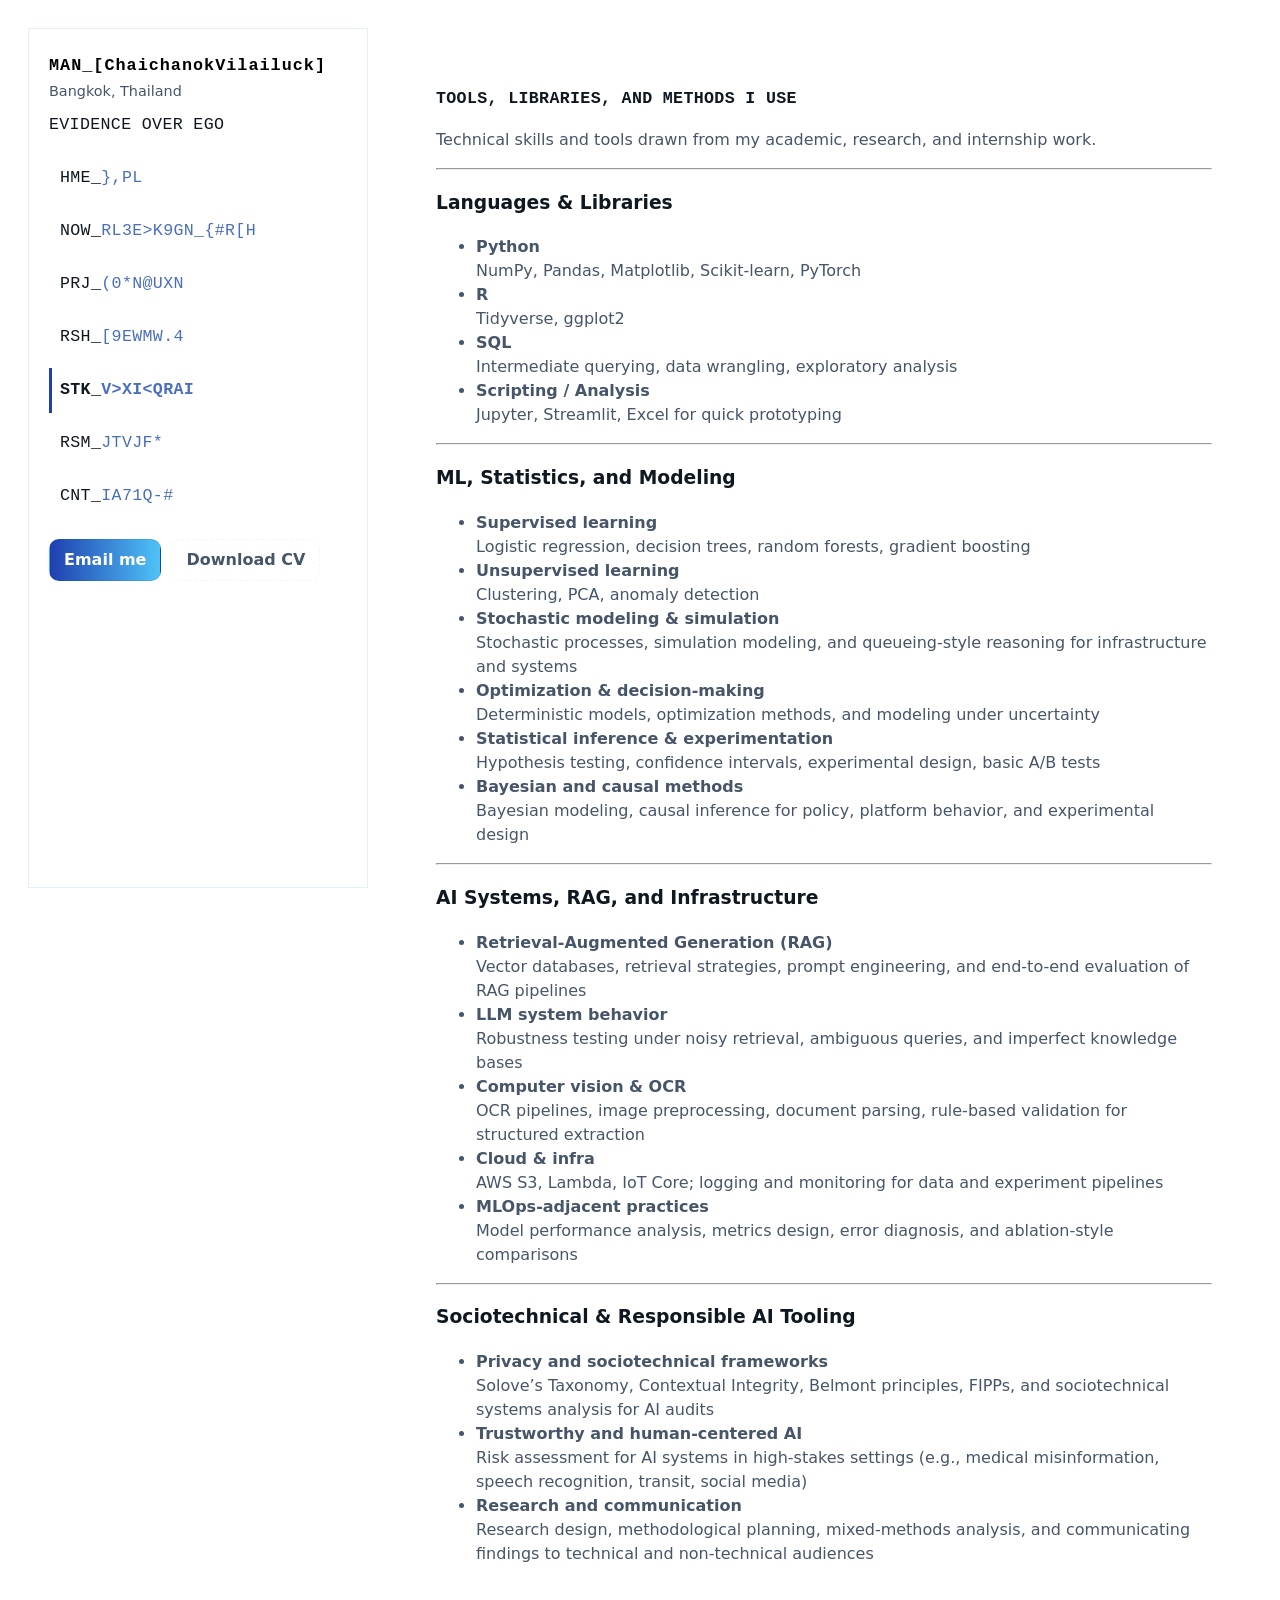
<file: stack.html>
<!DOCTYPE html>
<html lang="en">
  <head>
    <meta charset="utf-8" />
    <meta name="viewport" content="width=device-width, initial-scale=1" />
    <title>STK_[stack] — MAN_[ChaichanokVilailuck]</title>
  <link rel="stylesheet" crossorigin href="/assets/index-DscjKKw6.css">
    <link rel="stylesheet" href="/assets/custom-theme.css">
    <script type="module" src="/assets/decrypted-text.js" defer></script>
    <script src="/assets/nav.js" defer></script>
  </head>
  <body>
    <aside class="sidebar" aria-label="Primary">
      <div class="brand">
        <h1 class="brand-mark"><span class="brand-prefix">MAN_[ChaichanokVilailuck]</span></h1>
        <p class="brand-role">Bangkok, Thailand</p>
        <div class="brand-tagline">
          <decrypted-text text="evidence over ego" animate-on="view" reveal-direction="center" speed="45" max-iterations="24"></decrypted-text>
        </div>
      </div>
      <nav class="nav" role="navigation" aria-label="Site">
        <a href="index.html" class="nav-link"> <decrypted-text text="HME_[[Home]]" animate-on="hover"></decrypted-text></a>
        <a href="now.html" class="nav-link"> <decrypted-text text="NOW_[[WhatsHappening?]]" animate-on="hover"></decrypted-text></a>
        <a href="projects.html" class="nav-link"> <decrypted-text text="PRJ_[[Projects]]" animate-on="hover"></decrypted-text></a>
        <a href="research.html" class="nav-link"> <decrypted-text text="RSH_[[Research]]" animate-on="hover"></decrypted-text></a>
        <a href="stack.html" class="nav-link"> <decrypted-text text="STK_[[TechStack]]" animate-on="hover"></decrypted-text></a>
        <a href="resume.html" class="nav-link"> <decrypted-text text="RSM_[[Resume]]" animate-on="hover"></decrypted-text></a>
        <a href="contact.html" class="nav-link"> <decrypted-text text="CNT_[[Contact]]" animate-on="hover"></decrypted-text></a>
      </nav>
      <div class="sidebar-actions">
        <a class="btn primary" href="mailto:manchailuck@gmail.com">Email me</a>
        <a class="btn ghost" href="/Chaichanok%20Vilailuck%20PhD%20Application%20CV.pdf" download="Chaichanok-Vilailuck-PhD-CV.pdf">Download CV</a>
      </div>
    </aside>

    <main class="main-content" role="main">
      <section class="section">
        <h2 class="section-heading"><decrypted-text text="Tools, libraries, and methods I use" animate-on="view"></decrypted-text></h2>
        <p class="lede">Technical skills and tools drawn from my academic, research, and internship work.</p>

        <hr>

        <h3>Languages & Libraries</h3>
        <ul>
          <li><strong>Python</strong><br>NumPy, Pandas, Matplotlib, Scikit-learn, PyTorch</li>
          <li><strong>R</strong><br>Tidyverse, ggplot2</li>
          <li><strong>SQL</strong><br>Intermediate querying, data wrangling, exploratory analysis</li>
          <li><strong>Scripting / Analysis</strong><br>Jupyter, Streamlit, Excel for quick prototyping</li>
        </ul>

        <hr>

        <h3>ML, Statistics, and Modeling</h3>
        <ul>
          <li><strong>Supervised learning</strong><br>Logistic regression, decision trees, random forests, gradient boosting</li>
          <li><strong>Unsupervised learning</strong><br>Clustering, PCA, anomaly detection</li>
          <li><strong>Stochastic modeling & simulation</strong><br>Stochastic processes, simulation modeling, and queueing-style reasoning for infrastructure and systems</li>
          <li><strong>Optimization & decision-making</strong><br>Deterministic models, optimization methods, and modeling under uncertainty</li>
          <li><strong>Statistical inference & experimentation</strong><br>Hypothesis testing, confidence intervals, experimental design, basic A/B tests</li>
          <li><strong>Bayesian and causal methods</strong><br>Bayesian modeling, causal inference for policy, platform behavior, and experimental design</li>
        </ul>

        <hr>

        <h3>AI Systems, RAG, and Infrastructure</h3>
        <ul>
          <li><strong>Retrieval-Augmented Generation (RAG)</strong><br>Vector databases, retrieval strategies, prompt engineering, and end-to-end evaluation of RAG pipelines</li>
          <li><strong>LLM system behavior</strong><br>Robustness testing under noisy retrieval, ambiguous queries, and imperfect knowledge bases</li>
          <li><strong>Computer vision & OCR</strong><br>OCR pipelines, image preprocessing, document parsing, rule-based validation for structured extraction</li>
          <li><strong>Cloud & infra</strong><br>AWS S3, Lambda, IoT Core; logging and monitoring for data and experiment pipelines</li>
          <li><strong>MLOps-adjacent practices</strong><br>Model performance analysis, metrics design, error diagnosis, and ablation-style comparisons</li>
        </ul>

        <hr>

        <h3>Sociotechnical & Responsible AI Tooling</h3>
        <ul>
          <li><strong>Privacy and sociotechnical frameworks</strong><br>Solove’s Taxonomy, Contextual Integrity, Belmont principles, FIPPs, and sociotechnical systems analysis for AI audits</li>
          <li><strong>Trustworthy and human-centered AI</strong><br>Risk assessment for AI systems in high-stakes settings (e.g., medical misinformation, speech recognition, transit, social media)</li>
          <li><strong>Research and communication</strong><br>Research design, methodological planning, mixed-methods analysis, and communicating findings to technical and non-technical audiences</li>
        </ul>
  </section>
    </main>
  </body>
</html>
</file>
<file: assets/custom-theme.css>
/* Clean white theme with blue accents and hover behaviors */
:root{
  --bg: #ffffff;
  --sidebar: #ffffff;
  --panel: #f8fafc;
  --card: #ffffff;
  --text: #0f1720;
  --revealed: #0f1720;
  --muted: #475569;
    --panel: #f8fafc; /* light panel background */
    --text: #0f1720; /* primary dark text */
    --muted: #475569; /* muted slate */
    --accent: #1e40af; /* deep blue accent */
    --border: #e6eef8; /* subtle border */
    --glass: rgba(15,23,32,0.03);
    --card: #ffffff;
    --revealed: #0f1720;
    --encrypted: #4b6fbf;
      /* decrypted-text token mappings so the shadow DOM uses host theme */
      --decrypted-revealed-color: var(--revealed);
      --decrypted-encrypted-color: var(--encrypted);
  }

  /* Base layout */
  *{box-sizing:border-box}
  html,body{height:100%}
  body{
    margin:0;
    font-family:Inter, system-ui, -apple-system, "Segoe UI", Roboto, "Helvetica Neue", Arial, sans-serif;
    background:var(--bg);
    color:var(--muted);
    -webkit-font-smoothing:antialiased;
    -moz-osx-font-smoothing:grayscale;
    display:flex;
    gap:28px;
    align-items:flex-start;
    padding:20px;
  }

  /* Sidebar */
  .sidebar{
    flex:0 0 340px;
    max-width:360px;
    min-width:260px;
    background:var(--sidebar);
    border:1px solid var(--border);
    padding:28px 20px;
    height:calc(100vh - 40px);
    position:sticky;
    top:20px;
    align-self:flex-start;
  }

  .brand{margin-bottom:18px}
  .brand-mark{margin:0;font-family:"JetBrains Mono", ui-monospace, SFMono-Regular, Menlo, Monaco, monospace;font-weight:700;letter-spacing:0.06em;color:var(--text);font-size:1.05rem}
  /* combined brand prefix (single token) */
  .brand-prefix{color:#000;margin-right:4px}
  .brand-suffix{display:none}
  .brand-role{margin:6px 0 10px;color:var(--muted);font-size:0.9rem}
  .brand-tagline{margin-top:8px;color:var(--muted);font-size:0.93rem}

  /* Nav */
  .nav{display:flex;flex-direction:column;gap:8px;margin-top:18px}
  .nav-link{display:block;padding:10px 8px;color:var(--muted);text-decoration:none;font-family:"JetBrains Mono", ui-monospace, SFMono-Regular, Menlo, Monaco, monospace;text-transform:uppercase;letter-spacing:0.12em;font-size:0.92rem;border-left:3px solid transparent}
  .nav-link:hover{color:var(--text);border-left-color:var(--accent);background:linear-gradient(90deg, rgba(30,64,175,0.03), transparent)}
  .nav-link.active{color:var(--text);border-left-color:var(--accent);font-weight:700}
    /* keep decrypted-text non-interactive so anchors always receive clicks
      hover animation is handled by a small nav script that forwards hover events */
    .nav-link decrypted-text, .nav-link decrypted-text * { pointer-events: none; cursor: inherit; }

  /* Sidebar actions */
  .sidebar-actions{display:flex;gap:10px;margin-top:20px}
  .btn{display:inline-block;padding:10px 14px;border-radius:4px;border:1px solid var(--border);background:var(--panel);color:var(--text);text-decoration:none;font-weight:600}
  .btn.ghost{background:transparent;color:var(--muted);border:1px dashed rgba(15,23,32,0.04)}
  .btn.primary{background:linear-gradient(90deg,var(--accent),#4fc3f7);border:1px solid rgba(30,64,175,0.12);color:#fff}
  .btn.disabled{opacity:0.5;pointer-events:none}

  /* Main content */
  .main-content{flex:1 1 auto;min-width:0;padding:18px 28px;max-width:980px}
  .section{padding:48px 0;border-top:1px solid var(--border)}
  .section:first-of-type{border-top:0;padding-top:26px}
  .section-heading{margin:0 0 12px;font-family:"JetBrains Mono", ui-monospace, SFMono-Regular, Menlo, Monaco, monospace;font-size:1.05rem;letter-spacing:0.14em;color:var(--text)}
  .lede{color:var(--muted);max-width:70ch}

  .cards-grid{display:grid;grid-template-columns:repeat(auto-fit,minmax(260px,1fr));gap:18px;margin-top:14px}
  .card{background:var(--card);border:1px solid var(--border);padding:16px;border-radius:6px;color:var(--muted);transition:transform 160ms ease, box-shadow 160ms ease}
  .card:hover{transform:translateY(-4px);box-shadow:0 10px 30px rgba(2,6,23,0.06);color:var(--text)}
  .card-title{font-family:"JetBrains Mono", ui-monospace, SFMono-Regular, Menlo, Monaco, monospace;color:var(--text);margin:0 0 8px}
  .tags{font-size:0.85rem;color:var(--muted);margin-top:10px}

  /* Spotify embed */
  .spotify-embed{margin-top:12px}
  .spotify-embed iframe{width:100%;border:0;min-height:80px}

  /* Stack chips */
  .stack-chips{display:flex;flex-wrap:wrap;gap:8px;margin-top:8px}
  .chip{background:transparent;border:1px solid var(--border);color:var(--muted);padding:6px 8px;font-family:"JetBrains Mono", ui-monospace, monospace;font-size:0.82rem;text-transform:uppercase;letter-spacing:0.08em;border-radius:4px}

  /* Contact links */
  .contact-links{display:flex;gap:10px;margin-top:10px}

  /* DecryptedText host styling */
  decrypted-text{display:inline-block;font-family:"JetBrains Mono", ui-monospace, SFMono-Regular, Menlo, Monaco, monospace;color:var(--text);text-transform:uppercase;letter-spacing:0.12em}

  /* Responsive */
  @media (max-width:920px){
    body{flex-direction:column;padding:14px}
    .sidebar{width:100%;height:auto;position:relative;top:auto}
    .main-content{width:100%;padding:14px}
  }

  /* Page container */
  .body-layout{background: var(--bg);color:var(--muted);font-family:Inter, ui-sans-serif, system-ui, -apple-system, "Segoe UI", Roboto, "Helvetica Neue", Arial}

  /* Two-column layout: sidebar + main content */
  body{display:flex;align-items:flex-start;gap:28px;min-height:100vh;padding:28px;background: var(--bg);color:var(--muted);font-family:Inter, ui-sans-serif, system-ui, -apple-system, "Segoe UI", Roboto, "Helvetica Neue", Arial}

  .sidebar{flex:0 0 340px;max-width:360px}

  .main-content{flex:1 1 auto;min-width:0;padding:32px 40px}

  .container{max-width:880px;margin:0;background:transparent}

  .header{display:flex;align-items:center;gap:16px;margin-bottom:28px}
  .logo{width:56px;height:56px;border-radius:12px;background:linear-gradient(135deg,var(--accent),#4fc3f7);display:flex;align-items:center;justify-content:center;color:#fff;font-weight:700;font-size:1.05rem}
  .title{font-size:1.6rem;color:var(--revealed);font-weight:700}
  .subtitle{color:var(--muted);font-size:0.95rem}

  .card{background:linear-gradient(180deg, rgba(2,6,23,0.02), rgba(2,6,23,0.01));border-radius:12px;padding:18px;box-shadow:0 8px 30px rgba(2,6,23,0.06);border:1px solid rgba(2,6,23,0.03);margin-bottom:18px}

  .actions{display:flex;gap:12px;align-items:center}
  .btn{background:var(--panel);color:var(--revealed);padding:8px 14px;border-radius:10px;border:1px solid rgba(2,6,23,0.04);cursor:pointer}
  .btn.secondary{background:transparent;color:var(--muted);border:1px solid rgba(2,6,23,0.03)}

  /* decrypted text tweaks */
  /* Decrypted text looks better with monospace encrypted glyphs and subtle spacing */
  decrypted-text{font-size:1.04rem;display:inline-block}
  .decrypted-wrapper{display:inline-block}
  .decrypted-display{font-family: ui-monospace, SFMono-Regular, Menlo, Monaco, "Roboto Mono", "Courier New", monospace;letter-spacing:0.01em}
  .decrypted-display .enc{color:var(--encrypted);opacity:0.92}
  .decrypted-display .rev{color:var(--revealed);font-weight:600}
  .decrypted-display .enc, .decrypted-display .rev{transition:color 160ms ease, opacity 200ms ease}

  /* Make encrypted spans slightly smaller so revealed text feels stronger */
  .decrypted-display .enc{font-size:0.95em}

/* High-specificity overrides to ensure a consistent light background
   and to override any bundled dark-theme rules (from index-DscjKKw6.css).
   These use !important to take precedence over the bundled stylesheet. */
html, body, .body-layout, .container, .main-content {
  background: var(--bg) !important;
  color: var(--muted) !important;
}

/* Ensure sidebar and main content areas don't show a dark fill from vendor CSS */
.sidebar, .main-content, .container { background: transparent !important; }

/* Make sure decrypted-text revealed color is visible on light background */
:root{ --decrypted-revealed-color: var(--revealed) !important; --decrypted-encrypted-color: var(--encrypted) !important }

/* Prefer light color-scheme for browsers that support it */
html { color-scheme: light; }


  /* Sidebar card visuals */
  .sidebar .card{background:linear-gradient(180deg, rgba(2,6,23,0.01), rgba(2,6,23,0.005));}

  /* Main content defaults (React app) fallback styling to keep layout tidy */
  .main-content h1, .main-content h2, .main-content h3{color:var(--revealed)}

  /* Responsive */
  @media (max-width:900px){
    body{flex-direction:column;padding:18px}
    .sidebar{width:100%;flex:none}
    .main-content{width:100%;padding:18px}
  }

  /* utility */
  .lead{font-size:1.05rem;color:var(--muted)}

  @media (max-width:600px){.title{font-size:1.25rem}.header{gap:10px}}

.btn.primary{background:linear-gradient(90deg,var(--accent),#4fc3f7);border:1px solid rgba(30,64,175,0.12);color:#fff}
.btn.disabled{opacity:0.5;pointer-events:none}

/* Main content */
.main-content{flex:1 1 auto;min-width:0;padding:18px 28px;max-width:980px}
.section{padding:48px 0;border-top:1px solid var(--border)}
.section:first-of-type{border-top:0;padding-top:26px}
.section-heading{margin:0 0 12px;font-family:"JetBrains Mono", ui-monospace, SFMono-Regular, Menlo, Monaco, monospace;font-size:1.05rem;letter-spacing:0.14em;color:var(--text)}
.lede{color:var(--muted);max-width:70ch}

/* Cards grid */
.cards-grid{display:grid;grid-template-columns:repeat(auto-fit,minmax(260px,1fr));gap:18px;margin-top:14px}
.card{background:var(--card);border:1px solid var(--border);padding:16px;border-radius:6px;color:var(--muted);transition:transform 160ms ease, box-shadow 160ms ease}
.card:hover{transform:translateY(-4px);box-shadow:0 10px 30px rgba(2,6,23,0.06);color:var(--text)}
.card-title{font-family:"JetBrains Mono", ui-monospace, SFMono-Regular, Menlo, Monaco, monospace;color:var(--text);margin:0 0 8px}
.tags{font-size:0.85rem;color:var(--muted);margin-top:10px}

/* Spotify embed */
.spotify-embed{margin-top:12px}
.spotify-embed iframe{width:100%;border:0;min-height:80px}

/* Stack chips */
.stack-chips{display:flex;flex-wrap:wrap;gap:8px;margin-top:8px}
.chip{background:transparent;border:1px solid var(--border);color:var(--muted);padding:6px 8px;font-family:"JetBrains Mono", ui-monospace, monospace;font-size:0.82rem;text-transform:uppercase;letter-spacing:0.08em;border-radius:4px}

/* Contact links */
.contact-links{display:flex;gap:10px;margin-top:10px}

/* DecryptedText host styling */
decrypted-text{display:inline-block;font-family:"JetBrains Mono", ui-monospace, SFMono-Regular, Menlo, Monaco, monospace;color:var(--text);text-transform:uppercase;letter-spacing:0.12em}

/* Responsive */
@media (max-width:920px){
  body{flex-direction:column;padding:14px}
  .sidebar{width:100%;height:auto;position:relative;top:auto}
  .main-content{width:100%;padding:14px}
}

/* Page container */
.body-layout{background: var(--bg);color:var(--muted);font-family:Inter, ui-sans-serif, system-ui, -apple-system, "Segoe UI", Roboto, "Helvetica Neue", Arial}

/* Two-column layout: sidebar + main content */
body{display:flex;align-items:flex-start;gap:28px;min-height:100vh;padding:28px;background: var(--bg);color:var(--muted);font-family:Inter, ui-sans-serif, system-ui, -apple-system, "Segoe UI", Roboto, "Helvetica Neue", Arial}

.sidebar{flex:0 0 340px;max-width:360px}

.main-content{flex:1 1 auto;min-width:0;padding:32px 40px}

.container{max-width:880px;margin:0;background:transparent}

.header{display:flex;align-items:center;gap:16px;margin-bottom:28px}
.logo{width:56px;height:56px;border-radius:12px;background:linear-gradient(135deg,var(--accent),#4fc3f7);display:flex;align-items:center;justify-content:center;color:#fff;font-weight:700;font-size:1.05rem}
.title{font-size:1.6rem;color:var(--revealed);font-weight:700}
.subtitle{color:var(--muted);font-size:0.95rem}

.card{background:linear-gradient(180deg, rgba(2,6,23,0.02), rgba(2,6,23,0.01));border-radius:12px;padding:18px;box-shadow:0 8px 30px rgba(2,6,23,0.06);border:1px solid rgba(2,6,23,0.03);margin-bottom:18px}

.actions{display:flex;gap:12px;align-items:center}
.btn{background:var(--panel);color:var(--revealed);padding:8px 14px;border-radius:10px;border:1px solid rgba(2,6,23,0.04);cursor:pointer}
.btn.secondary{background:transparent;color:var(--muted);border:1px solid rgba(2,6,23,0.03)}

/* decrypted text tweaks */
/* Decrypted text looks better with monospace encrypted glyphs and subtle spacing */
decrypted-text{font-size:1.04rem;display:inline-block}
.decrypted-wrapper{display:inline-block}
.decrypted-display{font-family: ui-monospace, SFMono-Regular, Menlo, Monaco, "Roboto Mono", "Courier New", monospace;letter-spacing:0.01em}
.decrypted-display .enc{color:var(--encrypted);opacity:0.92}
.decrypted-display .rev{color:var(--revealed);font-weight:600}
.decrypted-display .enc, .decrypted-display .rev{transition:color 160ms ease, opacity 200ms ease}

/* Make encrypted spans slightly smaller so revealed text feels stronger */
.decrypted-display .enc{font-size:0.95em}

/* Sidebar card visuals */
.sidebar .card{background:linear-gradient(180deg, rgba(2,6,23,0.01), rgba(2,6,23,0.005));}

/* Main content defaults (React app) fallback styling to keep layout tidy */
.main-content h1, .main-content h2, .main-content h3{color:var(--revealed)}

/* Responsive */
@media (max-width:900px){
  body{flex-direction:column;padding:18px}
  .sidebar{width:100%;flex:none}
  .main-content{width:100%;padding:18px}
}

/* utility */
.lead{font-size:1.05rem;color:var(--muted)}

@media (max-width:600px){.title{font-size:1.25rem}.header{gap:10px}}
</file>
<file: assets/index-DscjKKw6.css>
@tailwind base;@tailwind components;@tailwind utilities;:root{font-family:system-ui,Avenir,Helvetica,Arial,sans-serif;line-height:1.5;font-weight:400;color-scheme:light dark;color:#ffffffde;background-color:#242424;font-synthesis:none;text-rendering:optimizeLegibility;-webkit-font-smoothing:antialiased;-moz-osx-font-smoothing:grayscale}a{font-weight:500;color:#646cff;text-decoration:inherit}a:hover{color:#535bf2}body{margin:0;display:flex;place-items:center;min-width:320px;min-height:100vh}h1{font-size:3.2em;line-height:1.1}button{border-radius:8px;border:1px solid transparent;padding:.6em 1.2em;font-size:1em;font-weight:500;font-family:inherit;background-color:#1a1a1a;cursor:pointer;transition:border-color .25s}button:hover{border-color:#646cff}button:focus,button:focus-visible{outline:4px auto -webkit-focus-ring-color}@media (prefers-color-scheme: light){:root{color:#213547;background-color:#fff}a:hover{color:#747bff}button{background-color:#f9f9f9}}
</file>
